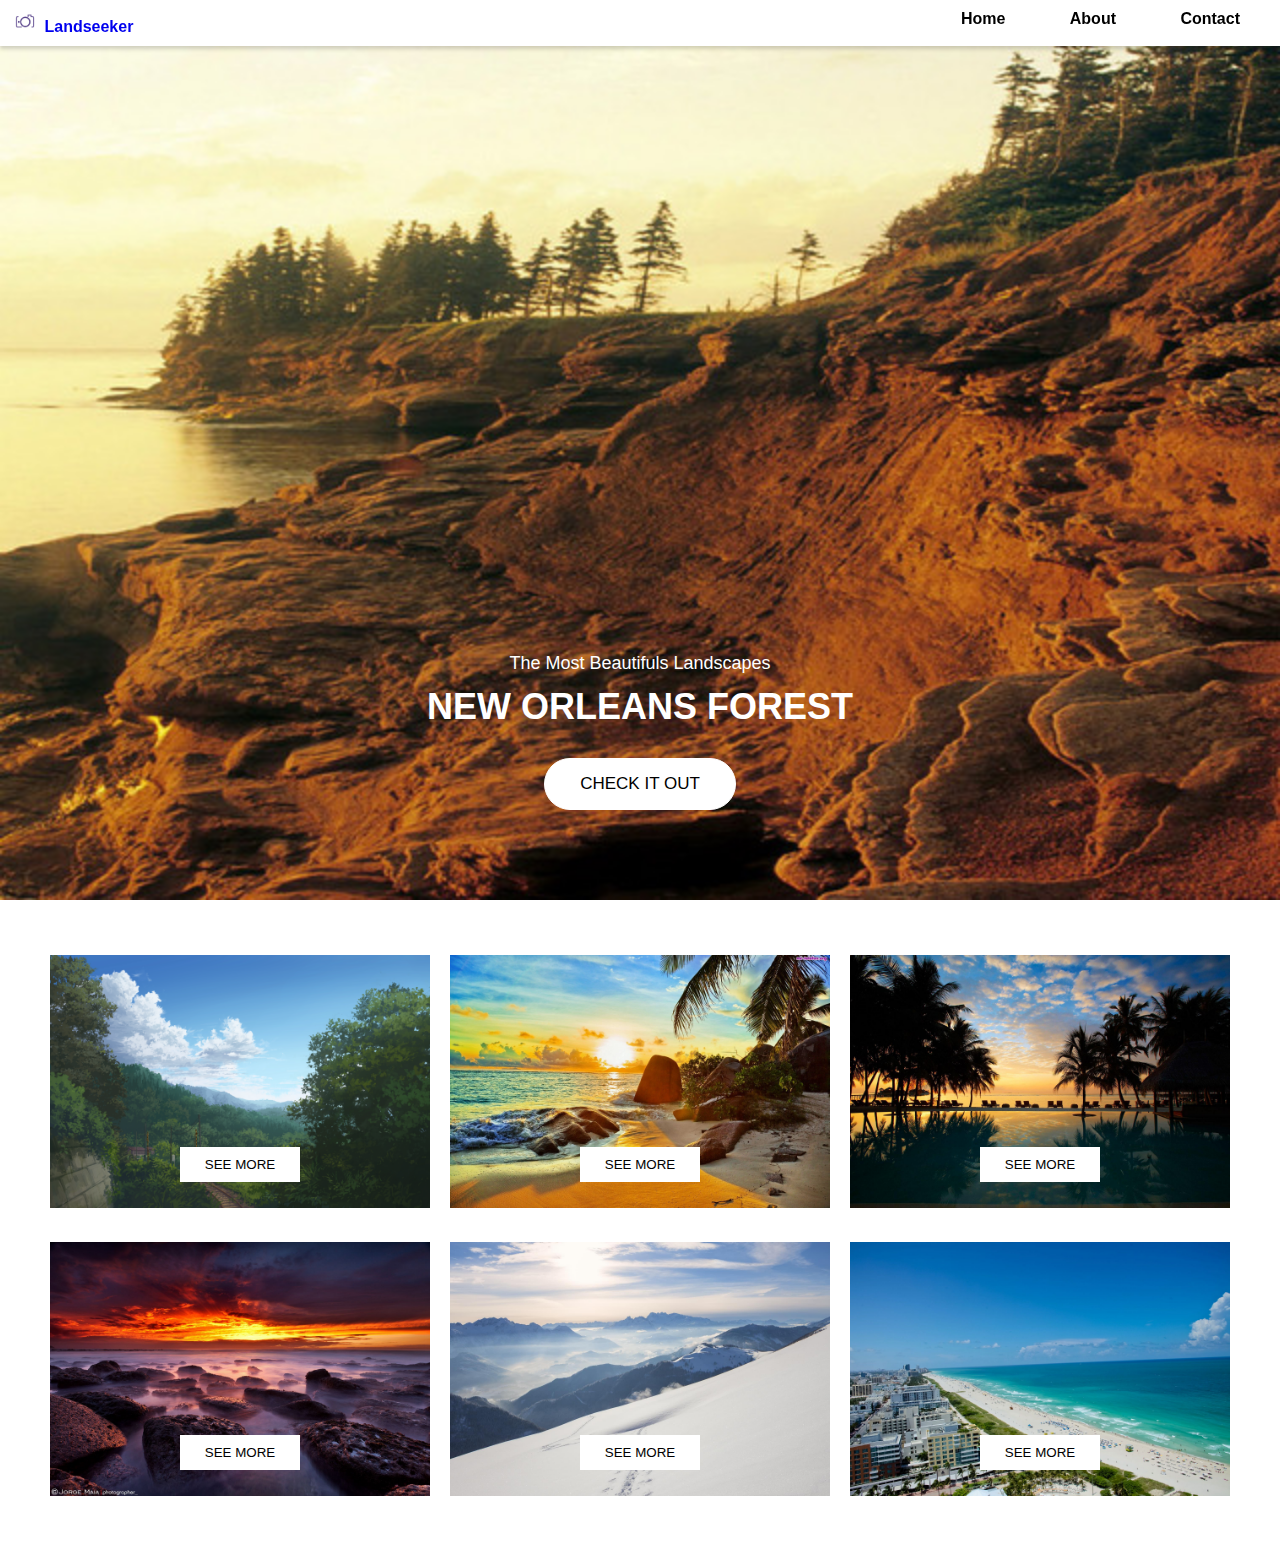
<file: index.html>
<!DOCTYPE html>
<html>
    <head>
        <link rel="stylesheet" href="css/estilo.css">
        <meta charset="UTF-8">
        <meta name="viewport" content="width=device-width, initial-scale=1.0">
        <title>Landseeker</title>
    </head>
    <body>
        <header>   <!-- cabeçalho -->
            <div>  <!-- divisão ou espaço do logo que fica separado do menu nav -->
                <a href="index.html"><img src="imagens/logo.png" alt="logo do site"/></a>
                <a href="index.html"><span><b>Landseeker</b></span></a>  <!--isolar um texto separado-->
            </div>

            <input type="checkbox" id="bt_menu">
            <label for="bt_menu" title="menu">&#9776</label>
            <nav class="menu">  <!--para definir o menu-->
                <ul>  <!--lista de menu-->
                    <li><a href="index.html"><b>Home</b></a></li>
                    <li><a href="about.html"><b>About</b></a></li>
                    <li><a href="contact.html"><b>Contact</b></a></li>
                </ul>
            </nav>
        </header>
        <section class="banner">
        <!-- banner -->
            <div class="conteudo">
                <h1>The Most Beautifuls Landscapes</h1>
                <p>New Orleans Forest</p>
                <button>Check It Out</button>
            </div>
        </section>

        <section class="galeria">
            <div class="galeria-item">
                <img src="imagens/product-1.png" alt="paisagem">
                <div class="caixa-botao">
                    <button>See More</button>
                </div>
            </div>
            <div class="galeria-item">
                    <img src="imagens/product-2.jpg" alt="paisagem">
                    <div class="caixa-botao">
                        <button>See More</button>
                    </div>
                </div>
            <div class="galeria-item">
                    <img src="imagens/product-3.jpg" alt="paisagem">
                    <div class="caixa-botao">
                        <button>See More</button>
                    </div>
                </div>
                <div class="galeria-item">
                        <img src="imagens/product-4.jpg" alt="paisagem">
                        <div class="caixa-botao">
                            <button>See More</button>
                        </div>
                    </div>
                    <div class="galeria-item">
                            <img src="imagens/product-5.jpg" alt="paisagem">
                            <div class="caixa-botao">
                                <button>See More</button>
                            </div>
                        </div>
                    <div class="galeria-item">
                            <img src="imagens/product-6.jpg" alt="paisagem">
                            <div class="caixa-botao">
                                <button>See More</button>
                            </div>
                        </div>    
        </section>
        
    </body>
</html>
</file>
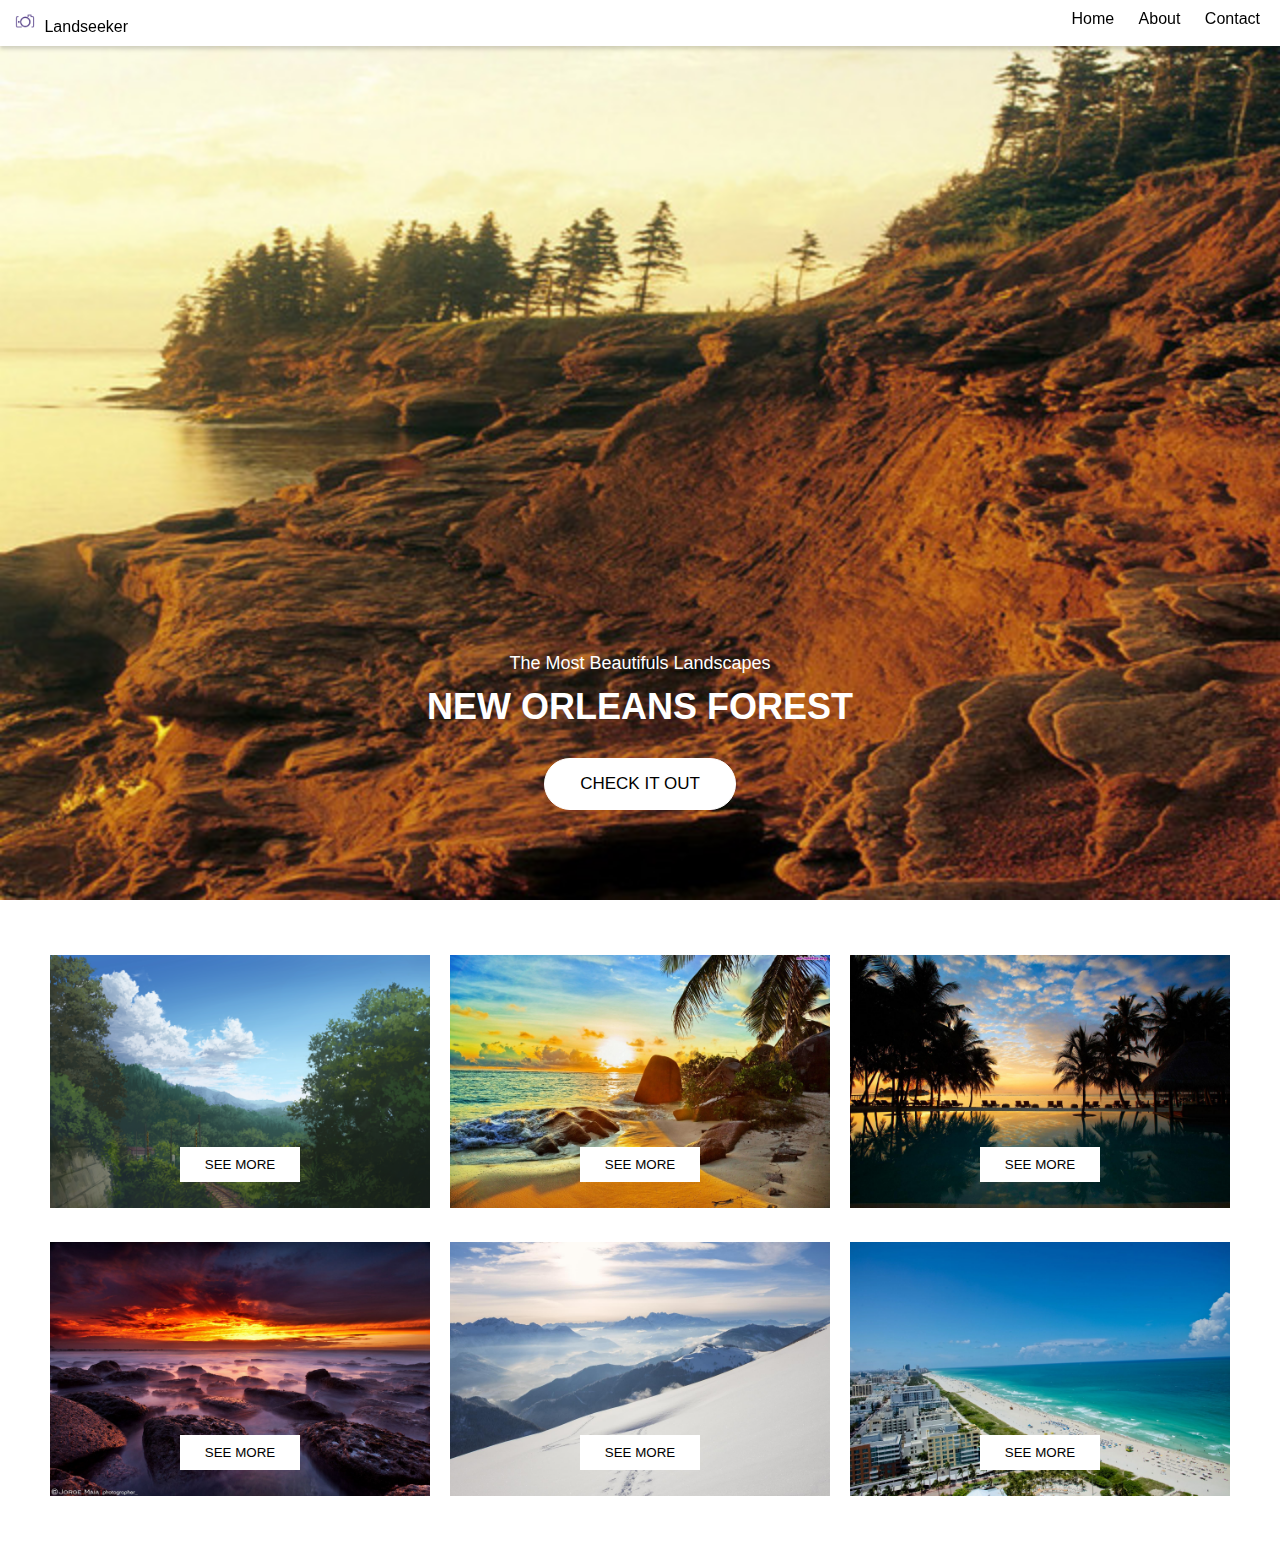
<file: projeto-land-v5/index.html>
<!DOCTYPE html>
<html>
    <head>
        <link rel="stylesheet" href="css/estilo.css">
        <meta charset="UTF-8">
        <title>Landseeker</title>
    </head>
    <body>
        <header>   <!-- cabeçalho -->
            <div>  <!-- divisão ou espaço do logo que fica separado do menu nav -->
                <img src="imagens/logo.png" alt="logo do site"/>
                <span>Landseeker</span>  <!--isolar um texto separado-->
            </div>
            <nav>  <!--para definir o menu-->
                <ul>  <!--lista de menu-->
                    <li><a href="#">Home</a></li>
                    <li><a href="#">About</a></li>
                    <li><a href="#">Contact</a></li>
                </ul>
            </nav>
        </header>
        <section class="banner">
        <!-- banner -->
            <div class="conteudo">
                <h1>The Most Beautifuls Landscapes</h1>
                <p>New Orleans Forest</p>
                <button>Check It Out</button>
            </div>
        </section>

        <section class="galeria">
            <div class="galeria-item">
                <img src="imagens/product-1.png" alt="paisagem">
                <div class="caixa-botao">
                    <button>See More</button>
                </div>
            </div>
            <div class="galeria-item">
                    <img src="imagens/product-2.jpg" alt="paisagem">
                    <div class="caixa-botao">
                        <button>See More</button>
                    </div>
                </div>
            <div class="galeria-item">
                    <img src="imagens/product-3.jpg" alt="paisagem">
                    <div class="caixa-botao">
                        <button>See More</button>
                    </div>
                </div>
                <div class="galeria-item">
                        <img src="imagens/product-4.jpg" alt="paisagem">
                        <div class="caixa-botao">
                            <button>See More</button>
                        </div>
                    </div>
                    <div class="galeria-item">
                            <img src="imagens/product-5.jpg" alt="paisagem">
                            <div class="caixa-botao">
                                <button>See More</button>
                            </div>
                        </div>
                    <div class="galeria-item">
                            <img src="imagens/product-6.jpg" alt="paisagem">
                            <div class="caixa-botao">
                                <button>See More</button>
                            </div>
                        </div>    
        </section>
        
    </body>
</html>
</file>
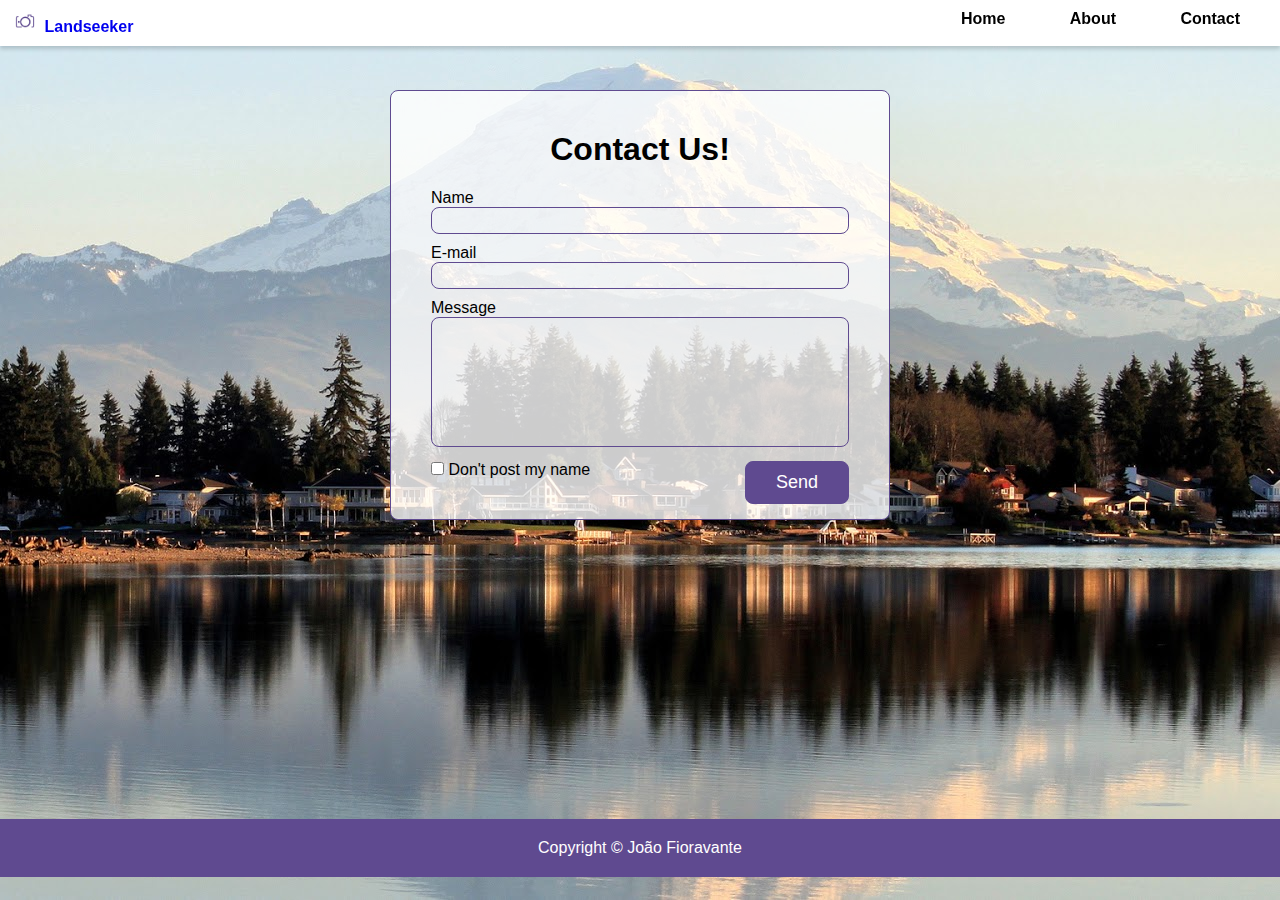
<file: contact.html>
<!DOCTYPE html>
<html>

<head>
    <link rel="stylesheet" href="css/estilo.css">
    <meta charset="UTF-8">
    <meta name="viewport" content="width=device-width, initial-scale=1.0"> <!--Elemento usado para site responsivo para mobile-->
    <title>Landseeker</title>
</head>

<body class="pagina-contato">
    <header>
        <!-- cabeçalho -->
        <div>
            <!-- divisão ou espaço do logo que fica separado do menu nav -->
            <a href="index.html"><img src="imagens/logo.png" alt="logo do site"/></a>
            <a href="index.html"><span><b>Landseeker</b></span></a>
            <!--isolar um texto separado-->
        </div>
        <nav>
            <!--para definir o menu-->
            <ul>
                <!--lista de menu-->
                <li>
                    <a href="index.html"><b>Home</b></a>
                </li>
                <li>
                    <a href="about.html"><b>About</b></a>
                </li>
                <li>
                    <a href="contact.html"><b>Contact</b></a>
                </li>
            </ul>
        </nav>
    </header>
    <section class="conteudo-principal">
        <form id="contact">
            <h1>Contact Us!</h1>
            <label for="name">Name</label>
            <input type="text" name="name" id="name" required/>

            <label for="email">E-mail</label>
            <input type="email" name="email" id="email" required>

            <label for="message">Message</label> 
            <textarea name="message" id="message"></textarea>

            <input type="checkbox" id="privacy" name="privacy" value="privacy">
            <label for="privacy">Don't post my name</label>
            <button>Send</button>
        </form>
    </section>
    <footer>
        <span>Copyright &copy; João Fioravante </span>
    </footer>

</body>

</html>
</file>
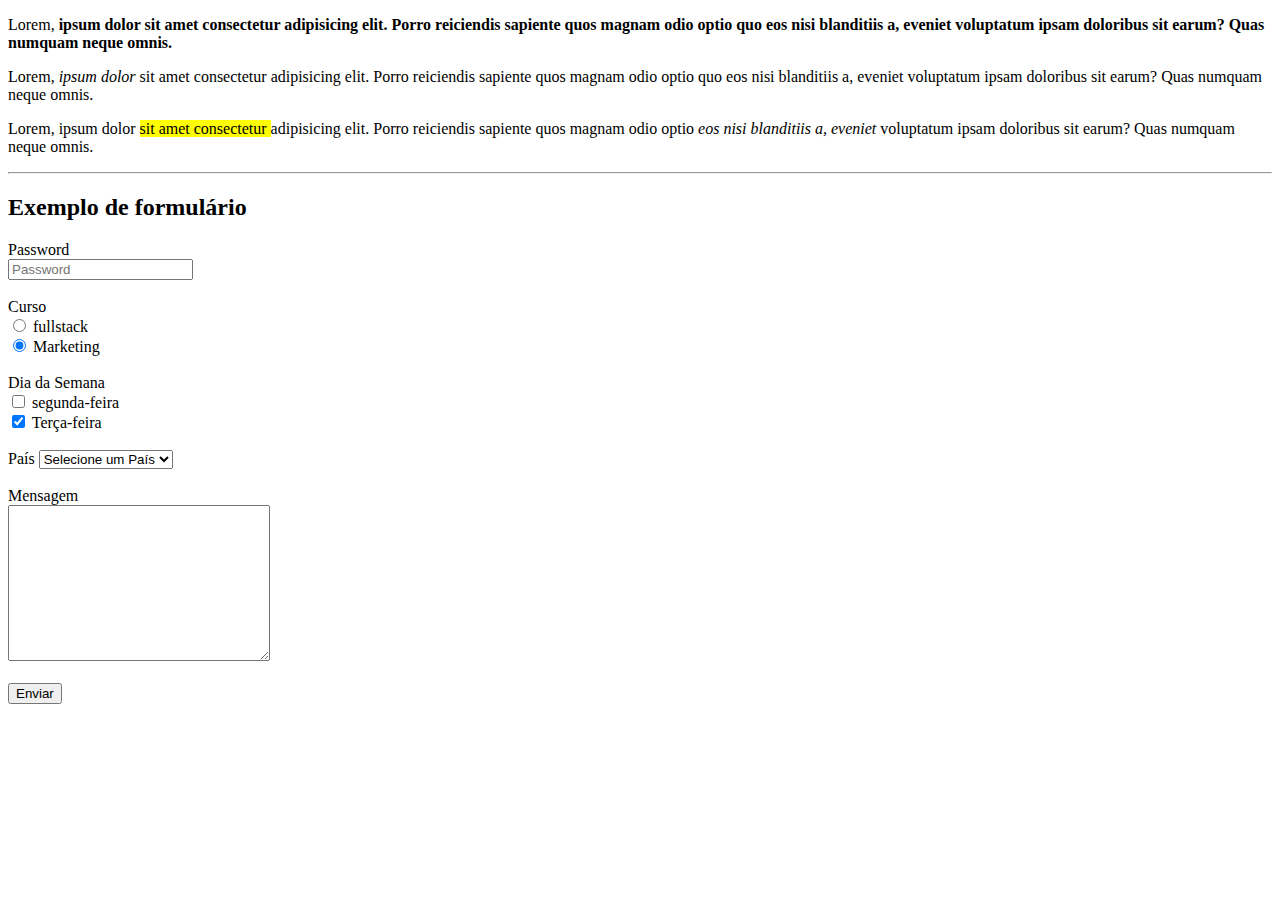
<file: exemplo.html>
<!DOCTYPE html>
<html lang="en">
<head>
    <meta charset="UTF-8">
    <meta name="viewport" content="width=device-width, initial-scale=1.0">
    <meta http-equiv="X-UA-Compatible" content="ie=edge">
    <title>Exemplo tag semantica</title>
</head>
<body>
    <p>Lorem, <strong> ipsum dolor sit amet consectetur adipisicing elit. Porro reiciendis sapiente quos magnam 
        odio optio quo eos nisi blanditiis a, eveniet voluptatum ipsam doloribus sit earum? Quas numquam neque omnis.</strong></p>
    <p>Lorem, <em> ipsum dolor </em> sit amet consectetur adipisicing elit. Porro reiciendis sapiente quos magnam 
        odio optio quo eos nisi blanditiis a, eveniet voluptatum ipsam doloribus sit earum? Quas numquam neque omnis.</p>
    <p>Lorem, ipsum dolor <mark> sit amet consectetur </mark> adipisicing elit. Porro reiciendis sapiente quos magnam 
        odio optio <cite> eos nisi blanditiis a, eveniet </cite> voluptatum ipsam doloribus sit earum? Quas numquam neque omnis.</p>

    <hr>  <!--Linha Horizontal-->

    <h2>Exemplo de formulário</h2>

    <form>
        <label for="pass">Password</label> <br>
        <input type="password" name="" id="pass" placeholder="Password">
        <br> <br>
        <label for="curso">Curso</label> <br>
        <input type="radio" name="curso" id="fullstack" value="Full Stack" />
        <label for="fullstack">fullstack</label>
        <br>
        <input type="radio" name="curso" id="Marketing" value="Marketing" checked/>
        <label for="Marketing">Marketing</label>
        <br> <br>
        <label for="diaSemana">Dia da Semana</label> <br>
        <input type="checkbox" name="diaSemana[]" id="segunda" value="segunda-feira">
        <label for="segunda">segunda-feira</label> <br>
        <input type="checkbox" name="diaSemana[]" id="terca" value="Terça-feira" checked>
        <label for="terca">Terça-feira</label>
        <br> <br>
        <label for="pais">País</label>
        <select name="pais" id="pais">
            <option selected disabled>Selecione um País</option>
            <option value="BR">Brasil</option>
            <option value="AR">Argentina</option>
            <option value="EUA">Estados unidos</option>
            
        </select>
        <br>
        <br>
        <label for="mensagem">Mensagem</label>
        <br>
        <textarea name="mensagem" id="msg" cols="30" rows="10"></textarea>
        <br>
        <br>
        <button type="submit">Enviar</button>

        
    </form>


</body>
</html>
</file>
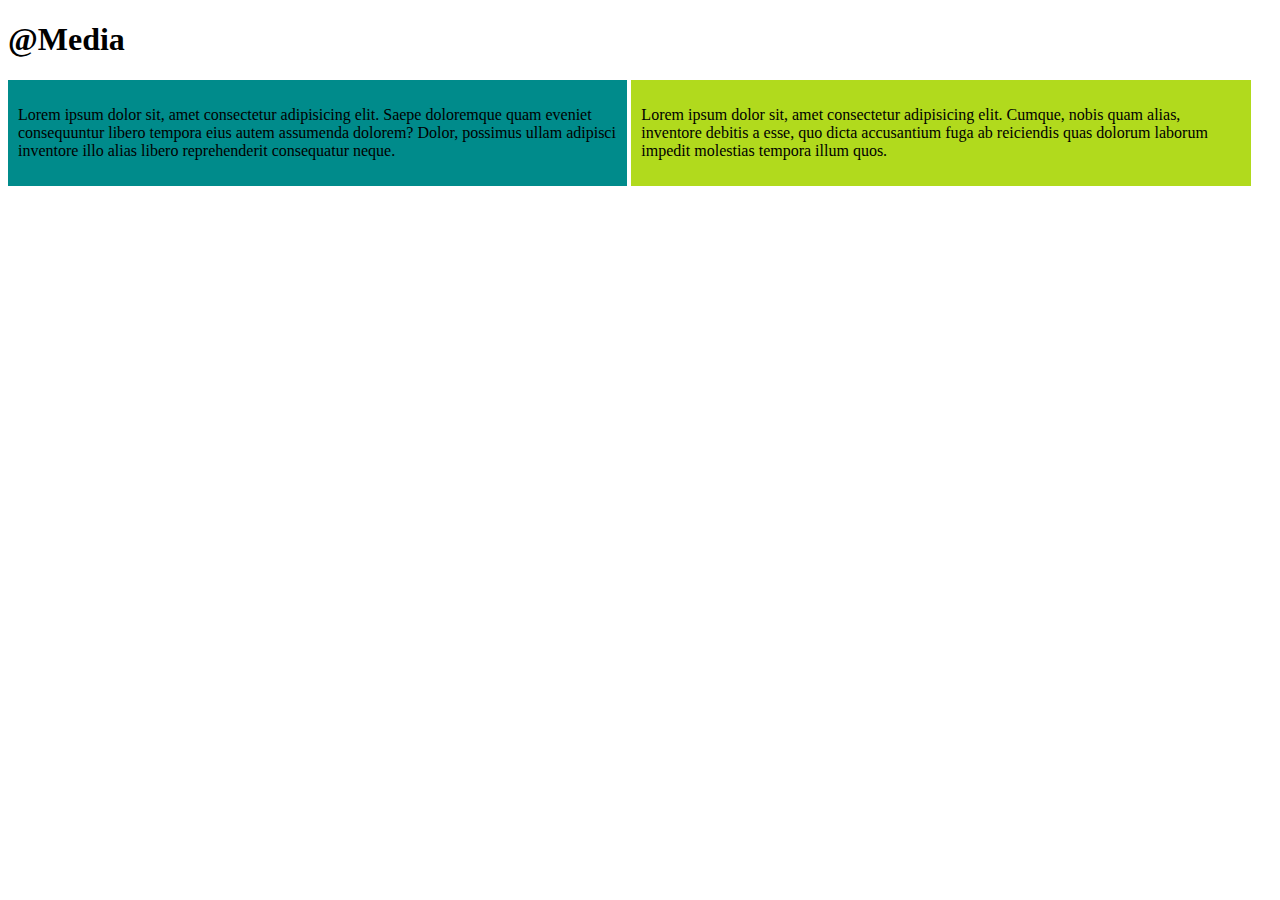
<file: media-queries.html>
<!DOCTYPE html>
<html lang="en">
<head>
    <meta charset="UTF-8">
    <meta name="viewport" content="width=device-width, initial-scale=1.0">
    <meta http-equiv="X-UA-Compatible" content="ie=edge">
    <title>Media-query</title>
    <style>
        *{
            box-sizing: border-box;     /*respeitar o tamanho */
        }
        .box{
            background-color: darkcyan;
            padding: 10px;
            display:inline-block;
            width: 49%;
        }

        .box2{
            background-color: rgb(177, 218, 29);
            padding: 10px;
            display: inline-block;
            width: 49%;
        }

        @media (max-width: 500px){    /*Abrindo o Media Query*/
            /* body{
                background-color: red;
            } */
            .box, .box2{
                display:  block;
                width: 100%; 

            }
        }
    </style>
</head>
<body>
    <h1>@Media</h1>
    <div class="box">
        <p>Lorem ipsum dolor sit, amet consectetur adipisicing elit. Saepe doloremque quam eveniet consequuntur libero tempora eius autem assumenda dolorem? Dolor, possimus ullam adipisci inventore illo alias libero reprehenderit consequatur neque.</p>
    </div>
    <div class="box2">
        <p>Lorem ipsum dolor sit, amet consectetur adipisicing elit. Cumque, nobis quam alias, inventore debitis a esse, quo dicta accusantium fuga ab reiciendis quas dolorum laborum impedit molestias tempora illum quos.</p>
    </div>
</body>
</html>
</file>
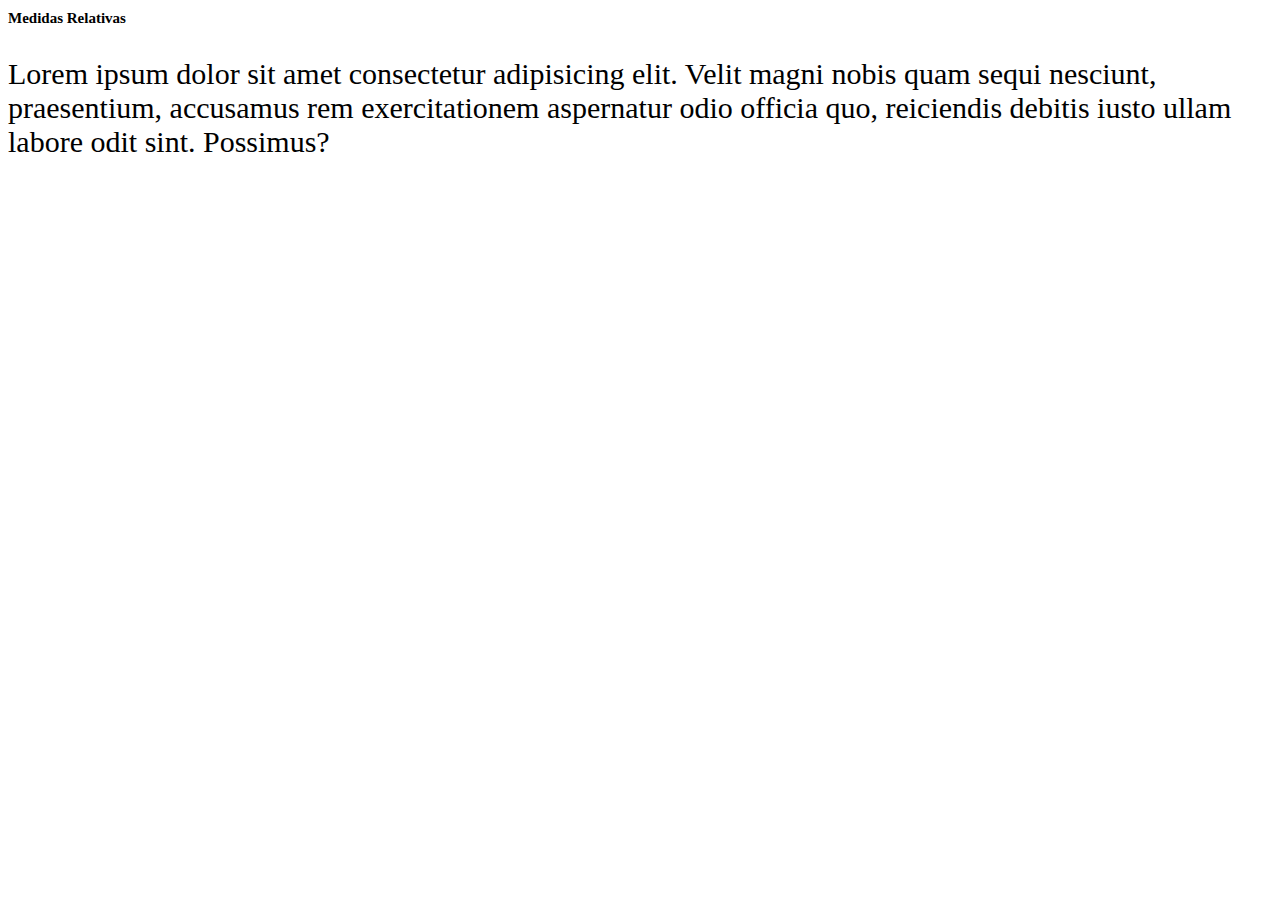
<file: medidas-relativas.html>
<!DOCTYPE html>
<html lang="en">
<head>
    <meta charset="UTF-8">
    <meta name="viewport" content="width=device-width, initial-scale=1.0">
    <meta http-equiv="X-UA-Compatible" content="ie=edge">
    <title>Medidas Relativas</title>
    <style>
        body{
            font-size: 30px;
        }

        h1{
            font-size: 0.5em;
        }
    </style>
</head>
<body>
    <h1>Medidas Relativas</h1>

    <p>
        Lorem ipsum dolor sit amet consectetur adipisicing elit. Velit magni nobis quam sequi nesciunt, praesentium, accusamus rem exercitationem aspernatur odio officia quo, reiciendis debitis iusto ullam labore odit sint. Possimus?
    </p>
    
</body>
</html>
</file>
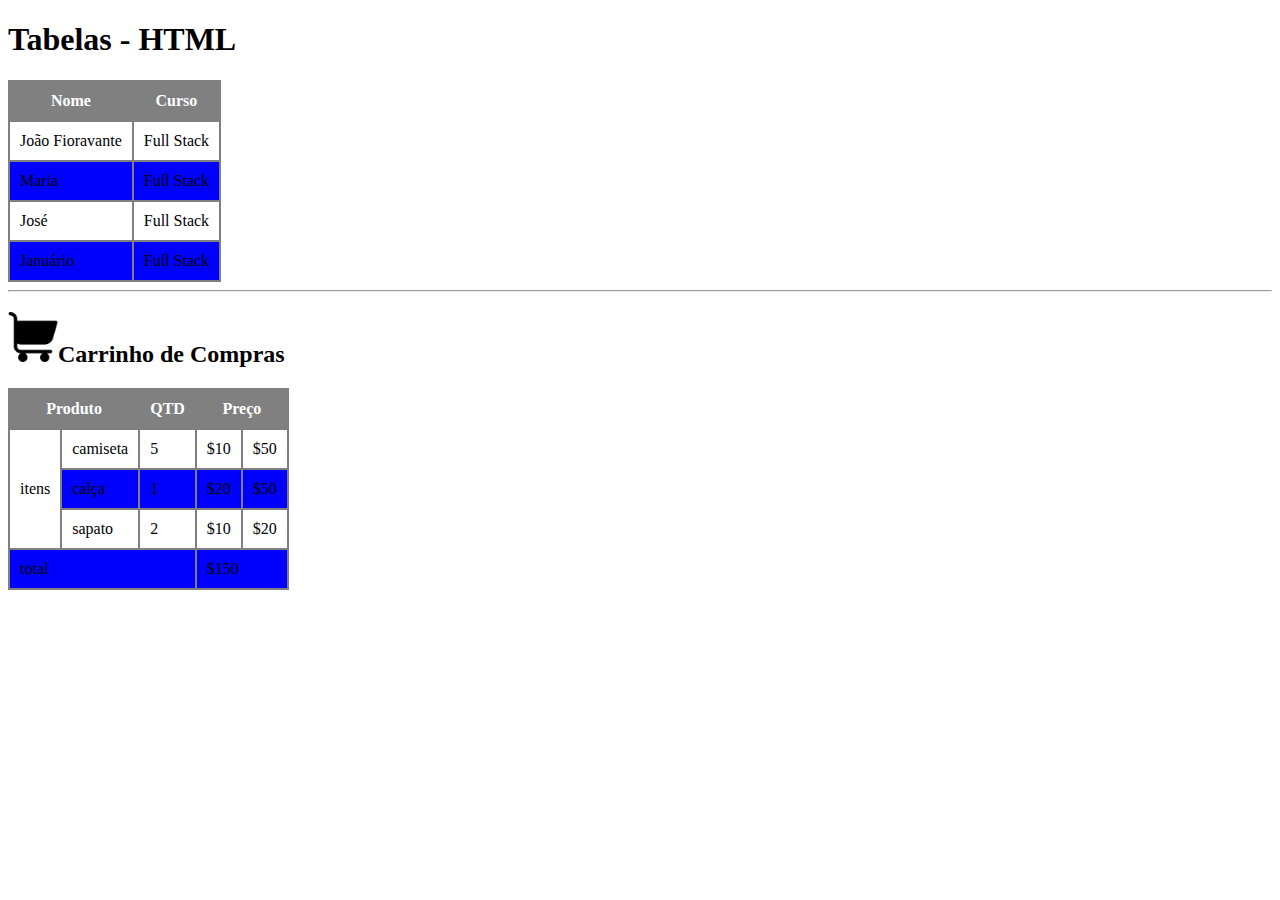
<file: tabela.html>
<!DOCTYPE html>
<html lang="en">
<head>
    <meta charset="UTF-8">
    <meta name="viewport" content="width=device-width, initial-scale=1.0">
    <meta http-equiv="X-UA-Compatible" content="ie=edge">
    <title>Exemplos de tabelas</title>
    <style>
        table, td, th{
            border: 2px solid gray;
            border-collapse:collapse;
        }

        td,th{
            padding: 10px;
        }
        
        th{
            background-color: gray;
            color: #fff;
        }

        tr:nth-child(odd) td{   /*pseudo elemento/ classe ou seletor*/
           /* color: red;*/
           background-color:blue;
        }

        #tabela-mais{
            
        }

        h2:before{
            content: "";
            background-image:url("imagens/carrinho2.png");
            background-size: cover;
            background-position: center;
            width: 50px;
            height: 50px;
            display: inline-block;
            
        }
    </style>
</head>
<body>
    <h1>Tabelas - HTML</h1>

    <table>
        <tr>
            <th>Nome</th>
            <th>Curso</th>
        </tr>
        <tr>
            <td>João Fioravante</td>
            <td>Full Stack</td>
        </tr>
        <tr>
            <td>Maria</td>
            <td>Full Stack</td>
        </tr>
        <tr>
            <td>José</td>
            <td>Full Stack</td>
        </tr>
        <tr>
            <td>Januário</td>
            <td>Full Stack</td>
        </tr>
    </table>
    <hr>

    <h2>Carrinho de Compras</h2>

    <table>
        <tr>
            
            <th colspan="2">Produto</th>
            <th>QTD</th>
            <th colspan="2">Preço</th>
            
        </tr>
        <tr>
            <td rowspan="3">itens</td>
            <td>camiseta</td>
            <td>5</td>
            <td>$10</td>
            <td>$50</td>
            
        </tr>
        <tr>
            
            <td>calça</td>
            <td>1</td>
            <td>$20</td>
            <td>$50</td>                  
            
        </tr>
        <tr>
            
            <td>sapato</td>
            <td>2</td>
            <td>$10</td>
            <td>$20</td>
            
        </tr>
        <tr>
            <td colspan="3">total</td>
            <td colspan="2">$150</td>
                           
            
        </tr>

    </table>
</body>
</html>
</file>
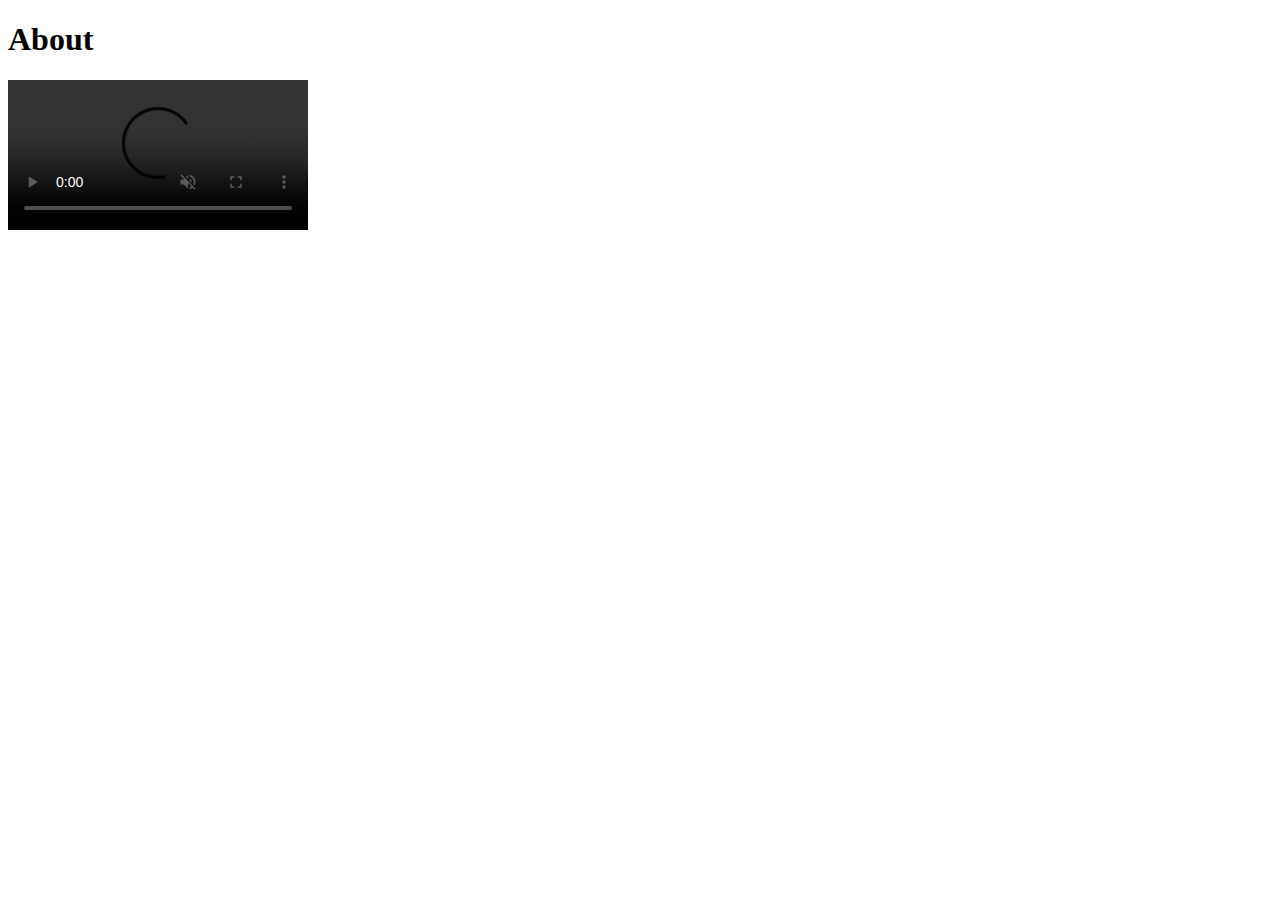
<file: audio/about.html>
<!DOCTYPE html>
<html lang="en">
<head>
    <meta charset="UTF-8">
    <meta name="viewport" content="width=device-width, initial-scale=1.0">
    <meta http-equiv="X-UA-Compatible" content="ie=edge">
    <title>About</title>
</head>
<body>
    <h1>About</h1>

    <video controls muted autoplay> <!--atributo autoplay só funciona com o atributo muted-->
        <source src="C:\Users\DH\Desktop\Full stack\projeto-land\video\dimitri.mp4" type="video/mp4">
    </video>
</body>
</html>
</file>
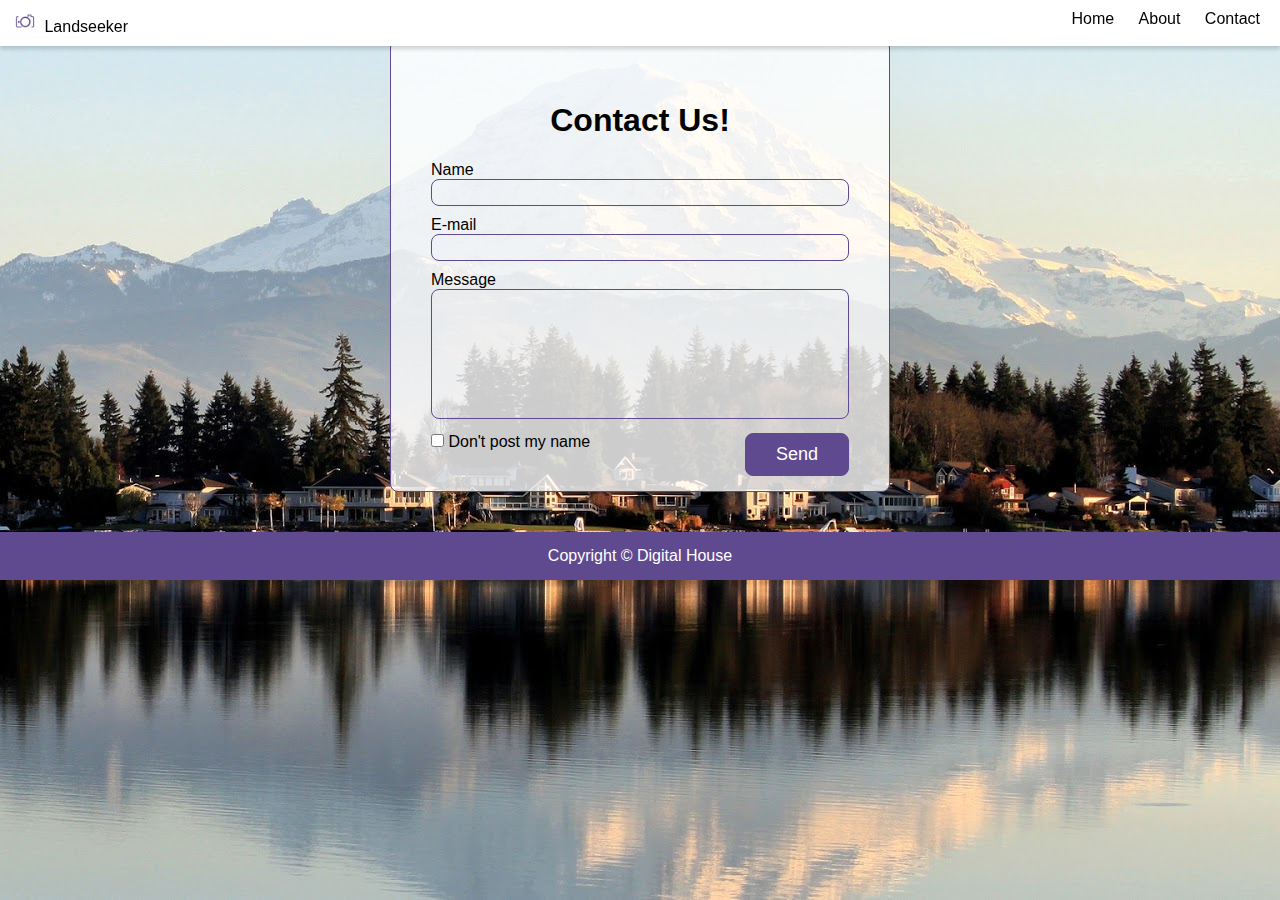
<file: projeto-land-v5/contact.html>
<!DOCTYPE html>
<html>

<head>
    <link rel="stylesheet" href="css/estilo.css">
    <meta charset="UTF-8">
    <title>Landseeker</title>
</head>

<body class="pagina-contato">
    <header>
        <!-- cabeçalho -->
        <div>
            <!-- divisão ou espaço do logo que fica separado do menu nav -->
            <img src="imagens/logo.png" alt="logo do site" />
            <span>Landseeker</span>
            <!--isolar um texto separado-->
        </div>
        <nav>
            <!--para definir o menu-->
            <ul>
                <!--lista de menu-->
                <li>
                    <a href="#">Home</a>
                </li>
                <li>
                    <a href="#">About</a>
                </li>
                <li>
                    <a href="#">Contact</a>
                </li>
            </ul>
        </nav>
    </header>
    <section class="conteudo-principal">
        <form id="contact">
            <h1>Contact Us!</h1>
            <label for="name">Name</label>
            <input type="text" name="name" id="name" required/>

            <label for="email">E-mail</label>
            <input type="email" name="email" id="email" required>

            <label for="message">Message</label> 
            <textarea name="message" id="message"></textarea>

            <input type="checkbox" id="privacy" name="privacy" value="privacy">
            <label for="privacy">Don't post my name</label>
            <button>Send</button>
        </form>
    </section>
    <footer>
        <span>Copyright &copy; Digital House</span>
    </footer>

</body>

</html>
</file>
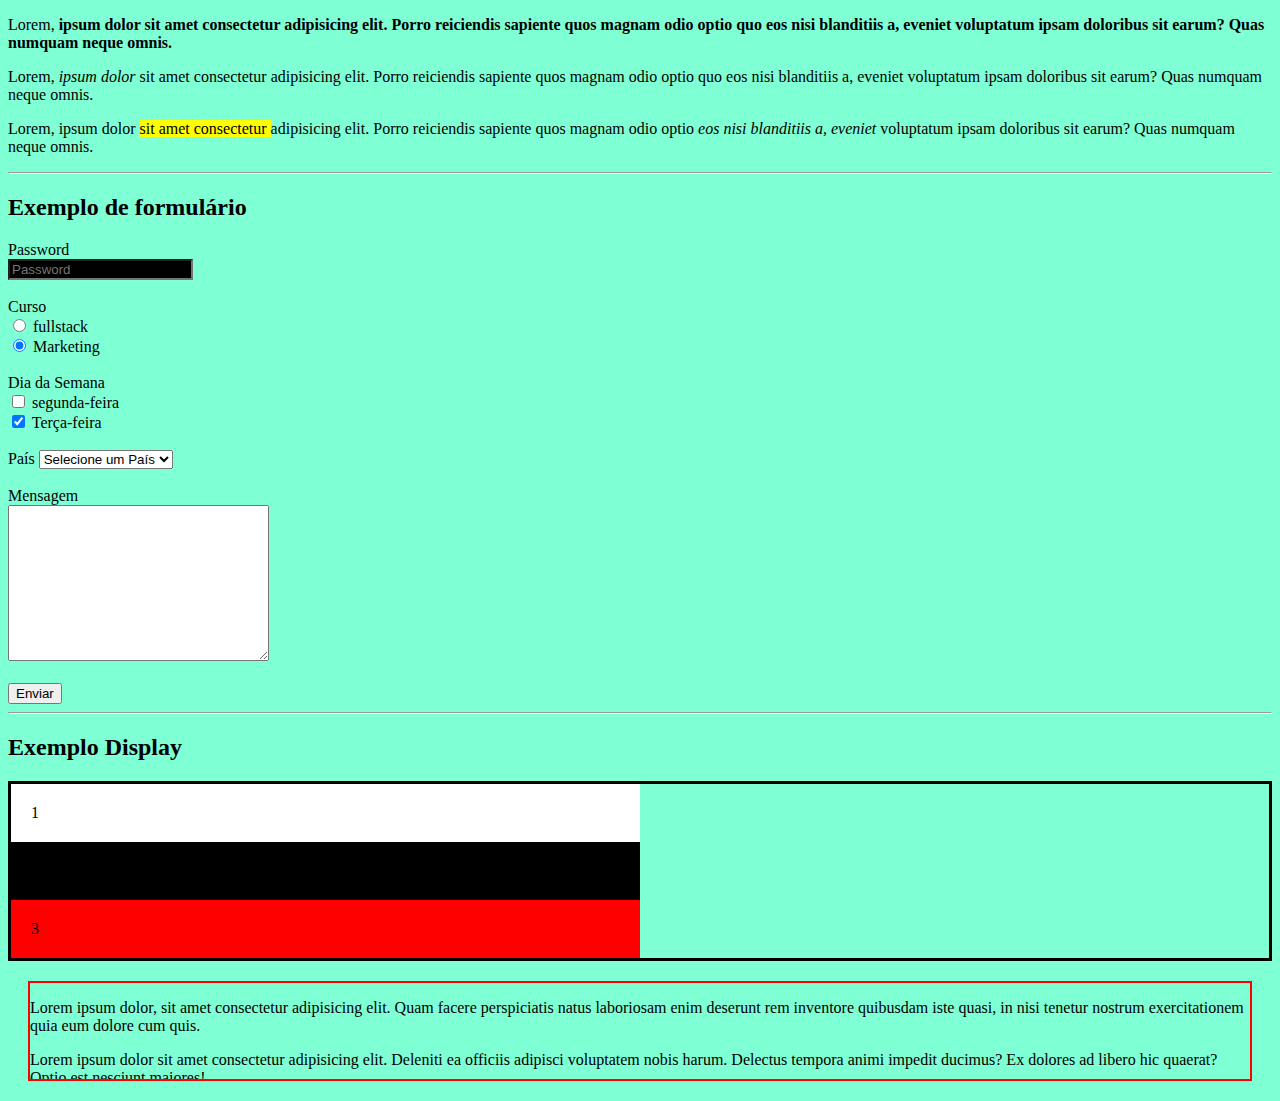
<file: projeto-land-v5/exemplo.html>
<!DOCTYPE html>
<html lang="en">
<head>
    <meta charset="UTF-8">
    <meta name="viewport" content="width=device-width, initial-scale=1.0">
    <meta http-equiv="X-UA-Compatible" content="ie=edge">
    <title>Exemplo tag semantica</title>
    <style>
        *{
            box-sizing: border-box;
        }

        body{
            background-color: aquamarine;
        }
        input{
            background-color: #000;
        }

        input:focus{
            background-color: blue;
        }

        input:hover{
            background-color: chartreuse;
        }

        .container{
            border: 3px solid black;
        }

        .um{
            background-color: white;
            display: inline-block;
            padding: 20px;
            width:50%;

        }
        .dois{
            background-color: black;
            display: inline-block;
            padding: 20px;
            width:50%;
        }
        .tres{
            background-color: red;
            display: inline-block;
            padding: 20px;
            width:50%;
        }

        .box{
            margin: 20px;
            height: 100px;
            border: 2px solid red;
            overflow: auto;
        }
    </style>
</head>
<body>
    <p>Lorem, <strong> ipsum dolor sit amet consectetur adipisicing elit. Porro reiciendis sapiente quos magnam 
        odio optio quo eos nisi blanditiis a, eveniet voluptatum ipsam doloribus sit earum? Quas numquam neque omnis.</strong></p>
    <p>Lorem, <em> ipsum dolor </em> sit amet consectetur adipisicing elit. Porro reiciendis sapiente quos magnam 
        odio optio quo eos nisi blanditiis a, eveniet voluptatum ipsam doloribus sit earum? Quas numquam neque omnis.</p>
    <p>Lorem, ipsum dolor <mark> sit amet consectetur </mark> adipisicing elit. Porro reiciendis sapiente quos magnam 
        odio optio <cite> eos nisi blanditiis a, eveniet </cite> voluptatum ipsam doloribus sit earum? Quas numquam neque omnis.</p>

    <hr>  <!--Linha Horizontal-->

    <h2>Exemplo de formulário</h2>

    <form>
        <label for="pass">Password</label> <br>
        <input type="password" name="" id="pass" placeholder="Password">
        <br> <br>
        <label for="curso">Curso</label> <br>
        <input type="radio" name="curso" id="fullstack" value="Full Stack" />
        <label for="fullstack">fullstack</label>
        <br>
        <input type="radio" name="curso" id="Marketing" value="Marketing" checked/>
        <label for="Marketing">Marketing</label>
        <br> <br>
        <label for="diaSemana">Dia da Semana</label> <br>
        <input type="checkbox" name="diaSemana[]" id="segunda" value="segunda-feira">
        <label for="segunda">segunda-feira</label> <br>
        <input type="checkbox" name="diaSemana[]" id="terca" value="Terça-feira" checked>
        <label for="terca">Terça-feira</label>
        <br> <br>
        <label for="pais">País</label>
        <select name="pais" id="pais">
            <option selected disabled>Selecione um País</option>
            <option value="BR">Brasil</option>
            <option value="AR">Argentina</option>
            <option value="EUA">Estados unidos</option>
            
        </select>
        <br>
        <br>
        <label for="mensagem">Mensagem</label>
        <br>
        <textarea name="mensagem" id="msg" cols="30" rows="10"></textarea>
        <br>
        <br>
        <button type="submit">Enviar</button>

        
    </form>
    <hr>
    <h2>Exemplo Display</h2>

    <div class="container">
        <span class="um">1</span>
        <span class="dois">2</span>
        <span class="tres">3</span>
    </div>

    <div class="box">
        <p>Lorem ipsum dolor, sit amet consectetur adipisicing elit. Quam facere perspiciatis natus laboriosam enim deserunt rem inventore quibusdam iste quasi, in nisi tenetur nostrum exercitationem quia eum dolore cum quis.</p>
        <p>Lorem ipsum dolor sit amet consectetur adipisicing elit. Deleniti ea officiis adipisci voluptatem nobis harum. Delectus tempora animi impedit ducimus? Ex dolores ad libero hic quaerat? Optio est nesciunt maiores!</p>
        <p>Lorem ipsum dolor sit amet consectetur adipisicing elit. Tenetur nihil quos totam numquam dolore itaque neque eos, eligendi repellendus. Similique repellat amet veritatis molestias explicabo fugit dolorem eligendi accusamus architecto?</p>

    </div>

</body>
</html>
</file>
<file: css/estilo.css>
*{
    box-sizing: border-box;  /*limite da altura e tamanho para todos os elementos*/
    text-decoration: none; /*none remove o sublinhado abaixo do link*/
}

*:not(h1) {  /*todos os elementos serão afetados quando uso o (*) no css  */
    margin: 0px;
    padding: 0px;
}

body{
    font-family: 'Arial',sans-serif; /*fonte principal*/
    overflow-x: hidden;
}

header{
    box-shadow: 0px 3px 4px #0000002b;  /*borda abaixo do menu*/
    padding: 10px;
    background-color: #fff;
    /*margin = espaço externo*/
    /*padding = espaço interno*/
    position: fixed;
    width: 100%;
    z-index: 2;
}

label[for="bt_menu"]{
    padding: 5px;
    background-color: #5f4a90;
    color: #fff;
    text-align: center;
    font-size: 30px;
    cursor: pointer;
    height: 50px;
    width: 50px;
    border-radius: 10px;
    
}

#bt_menu{
    display: none;
}

label[for="bt_menu"]{
    display: none;
}

nav ul{
    list-style: none; /*tirar o estilo da lista*/
    margin: 0;
}

header div{
    display: inline-block;
}

header div img{
    width: 30px;  /*width largura da img*/
}

header nav{  /*Menu*/
    display: inline-block;
    float: right; /*flutuar o menu para direita*/
}

nav ul li{
    display: inline-block;    /*tirar o estilo da lista, os botoes do menu ficao lado a lado*/
    /*padding: 0 10px 15px;  primeira topo, segunda laterais, terceira baixo*/
    /*padding: 0 10px 15px 20px;  primeira topo, segunda direita, terceira baixo, quarta esquerda*/
    padding: 0 30px;  /*primeira vertical, segunda horizontal*/
    /*padding: 10px;  padding 10px para todos os lados*/

}

nav ul li a{
    color: black;  /*cor do link*/
    text-decoration: none;  /*remover o sublinhado abaixo do link*/
}

section.banner{
    text-align: center;
    display: flex;
    justify-content: center;
    align-items: flex-end;
    color: #fff;
    background-image: url('../imagens/banner.jpg');
    height: 100vh; /*parametro vh faz  a altura da imagem se adaptar para diferentes tipos  de tela ou smartphone */
    background-repeat: no-repeat;  /*não deixa a imagem ser repitida lado a lado*/
    background-size: cover; /*estica a imagem para as laterais*/
    background-position: center top;  /*esse atributo dá prioridade para uma parte especifica da img*/
    background-attachment: local; /*posso deixar a imagem fixa ou com o atributo scrool a imagem fica parada*/
}

section.banner .conteudo{
    margin-bottom: 90px;
}

section.banner h1{
    font-size: 18px;
    font-weight: normal;
}

section.banner p{
    text-transform: uppercase;   /*Deixa o Texto todo em Maiúscula*/
    font-size: 36px;
    font-weight: bold;
    margin-bottom: 30px;
}

section.banner button{
    background-color: #fff;
    border: 1px solid #fff;
    color: #000;
    padding: 15px 35px;
    border-radius: 50px;
    font-size: 17px;
    text-transform: uppercase;
    font-weight: normal;
}

section.banner button:hover{
    background-color: #5f4a90;
    border: 1px solid #5f4a90;
    color: #fff;
}

#segundo-link{
    color: red;
}

.texto-verde{
    color: green;   
}

.maiusculo{
    text-transform: uppercase;
}

.banner h1{
    margin-top: 0;
}

/*About*/

.titulo-banner{
    background-image: url(../imagens/about-bannerr.jpg);
    background-size: cover;
    color: #fff;
    text-align: center;
    text-transform: uppercase;
    height: 40vh;  /*viewport height pega a altura da sua sessão   e vw pega largura 100% */
    line-height: 40vh;
    
}

.titulo-banner h1{
    font-size: 45px;
    margin: 0;

}

.conteudo-principal{
    padding: 40px 20px;
    min-height: 91vh;
}

.conteudo-principal .video-about{
    width: 45%;
    display: inline-block;
    padding: 40px;
}

.conteudo-principal .video-about video{
    width: 100%;
    object-fit: cover;
}

.conteudo-principal .texto{
    width: 54%;
    display: inline-block;
    vertical-align: top;
    padding: 40px;
    
}

.audio{
    background-color: #f1f3f4;
    border-top: #dcdcdc solid 1px;
    text-align: center;
    padding: 30px;

}

.audio p{
    text-transform: uppercase;
    font-size: 18px;
    
}

footer{
    background-color: #5f4a90;
    text-align: center;
    color: #fff;
    font-size: 16px;
    padding: 20px;
    
}


/*Contato*/

form#contact{
    border: 1px solid #5f4a90;
    padding: 40px;
    width: 500px;
    max-width: 100%;
    border-radius: 8px;
    margin: 50px auto;
    background-color: rgba(255,255,255,0.8)
}

#contact h1{
    text-align: center;
    margin-top: 0;
}

#contact input:not([type="checkbox"]),
#contact textarea{
    width: 100%;
    border: 1px solid #5f4a90;
    border-radius: 8px;
    padding: 5px;
    margin-bottom: 10px;
    background-color: transparent;
    text-align: center;
    outline: none;
}

#contact textarea{
    height: 130px;
    resize: none;
}

#contact button{
    background-color: #5f4a90;
    border: 1px solid #5f4a90;
    color: #fff;
    border-radius: 8px;
    padding: 10px 30px;
    font-size: 18px;
    float: right;
    
}

#contact button:hover{
    background-color: #fff;
    color: #000;
    border-color: #fff;
}

.pagina-contato{
    background-image: url(../imagens/bg.jpg);
    background-size: cover;
    background-position: center;
    background-repeat: no-repeat;
    min-height: 100vh;
}


/*Galerias*/
.galeria{
    padding: 40px;
    display: flex;
    justify-content: space-around;   /*Espaçamento de todos os itens na horizontal*/
    flex-wrap: wrap;

}

.galeria-item{
    width: 380px;
    position: relative;
    display: inline-block;
    margin: 15px 0;
    
}

.galeria-item img{
    width: 100%;
    
}

.galeria-item .caixa-botao{
    position: absolute;
    bottom: 30px;
    left: 0;
    width: 100%;
    text-align: center;
}

.galeria-item .caixa-botao button{
    background-color: white;
    text-transform: uppercase;
    padding: 10px 25px;
    border: none;
    
}

.galeria-item .caixa-botao button:hover{
    background-color: #5f4a90;
    color: white;
    cursor: pointer;
}

@media (min-width:540px) and (max-width: 960px) {
    /* body {
        background-color: purple;
    } */

    label[for="bt_menu"]{
        display: block;
        margin: 5px;
        float: right;
        margin-top: -1px;
        background-color: #000;
    }

    #bt_menu:checked ~ .menu{
        margin: 0;
    }

    #bt_menu{
        right: 100px;
    }

    .menu ul li{
        width: 100%;
        text-align: center;
        float: none;
        padding: 10px;
    }

    .menu ul li:hover{
        background-color: #5f4a90;
        
    }
    .menu ul li a:hover{
        color: #fff;
    }

    .menu{
        margin: -100%;
        transition: all .4s;
        width: 100%;
    }

    .conteudo-principal .video-about {
        width: 100%;
    }

    
.conteudo-principal .texto {
    width: 100%;

    }
}

@media (max-width: 540px) {
    .conteudo-principal .video-about {
        width: 100%;
        padding: 20px;
    }
    
.conteudo-principal .texto {
    width: 100%;
    padding: 20px;
 }

 label[for="bt_menu"]{
    display: block;
    margin: 5px;
    float: right;
    margin-top: -1px;
}

#bt_menu:checked ~ .menu{
    margin: 0;
}

#bt_menu{
    right: 100px;
}

.menu ul li{
    width: 100%;
    float: none;
    
}

.menu ul li:hover{
    background-color: #5f4a90;
    
}
.menu ul li a:hover{
    color: #fff;
}

.menu{
    margin: -100%;
    transition: all .4s;
    width: 100%;
    font-size: 20px;
    padding: 10px;
    text-align: center;
    
}
}
</file>
<file: projeto-land-v5/css/estilo.css>
*{
    box-sizing: border-box;  /*limite da altura e tamanho para todos os elementos*/
}

*:not(h1) {  /*todos os elementos serão afetados quando uso o (*) no css  */
    margin: 0px;
    padding: 0px;
}

body{
    font-family: 'Arial',sans-serif; /*fonte principal*/
}

header{
    box-shadow: 0px 3px 4px #0000002b;  /*borda abaixo do menu*/
    padding: 10px;
    background-color: #fff;
    /*margin = espaço externo*/
    /*padding = espaço interno*/
    position: fixed;
    width: 100%;
    z-index: 2;
}

nav ul{
    list-style: none; /*tirar o estilo da lista*/
    margin: 0;
}

header div{
    display: inline-block;
}

header div img{
    width: 30px;  /*width largura da img*/
}

header nav{  /*Menu*/
    display: inline-block;
    float: right; /*flutuar o menu para direita*/
}

nav ul li{
    display: inline-block;    /*tirar o estilo da lista, os botoes do menu ficao lado a lado*/
    /*padding: 0 10px 15px;  primeira topo, segunda laterais, terceira baixo*/
    /*padding: 0 10px 15px 20px;  primeira topo, segunda direita, terceira baixo, quarta esquerda*/
    padding: 0 10px;  /*primeira vertical, segunda horizontal*/
    /*padding: 10px;  padding 10px para todos os lados*/

}

nav ul li a{
    color: black;  /*cor do link*/
    text-decoration: none;  /*remover o sublinhado abaixo do link*/
}

section.banner{
    text-align: center;
    display: flex;
    justify-content: center;
    align-items: flex-end;
    color: #fff;
    background-image: url('../imagens/banner.jpg');
    height: 100vh; /*parametro vh faz  a altura da imagem se adaptar para diferentes tipos  de tela ou smartphone */
    background-repeat: no-repeat;  /*não deixa a imagem ser repitida lado a lado*/
    background-size: cover; /*estica a imagem para as laterais*/
    background-position: center top;  /*esse atributo dá prioridade para uma parte especifica da img*/
    background-attachment: local; /*posso deixar a imagem fixa ou com o atributo scrool a imagem fica parada*/
}

section.banner .conteudo{
    margin-bottom: 90px;
}

section.banner h1{
    font-size: 18px;
    font-weight: normal;
}

section.banner p{
    text-transform: uppercase;   /*Deixa o Texto todo em Maiúscula*/
    font-size: 36px;
    font-weight: bold;
    margin-bottom: 30px;
}

section.banner button{
    background-color: #fff;
    border: 1px solid #fff;
    color: #000;
    padding: 15px 35px;
    border-radius: 50px;
    font-size: 17px;
    text-transform: uppercase;
    font-weight: normal;
}

section.banner button:hover{
    background-color: #5f4a90;
    border: 1px solid #5f4a90;
    color: #fff;
}

#segundo-link{
    color: red;
}

.texto-verde{
    color: green;   
}

.maiusculo{
    text-transform: uppercase;
}

.banner h1{
    margin-top: 0;
}

/*About*/

.titulo-banner{
    background-image: url(../imagens/about-bannerr.jpg);
    background-size: cover;
    color: #fff;
    text-align: center;
    text-transform: uppercase;
    height: 40vh;  /*viewport height pega a altura da sua sessão   e vw pega largura 100% */
    line-height: 40vh;
    
}

.titulo-banner h1{
    font-size: 45px;
    margin: 0;

}

.conteudo-principal{
    padding: 40px 20px;
}

.conteudo-principal .video-about{
    width: 45%;
    display: inline-block;
    padding: 40px;
}

.conteudo-principal .video-about video{
    width: 100%;
    
}

.conteudo-principal .texto{
    width: 54%;
    display: inline-block;
    vertical-align: top;
    padding: 40px;
    
}

.audio{
    background-color: #f1f3f4;
    border-top: #dcdcdc solid 1px;
    text-align: center;
    padding: 30px;

}

.audio p{
    text-transform: uppercase;
    font-size: 18px;
    
}

footer{
    background-color: #5f4a90;
    text-align: center;
    color: #fff;
    font-size: 16px;
    padding: 15px;
    
}


/*Contato*/

form#contact{
    border: 1px solid #5f4a90;
    padding: 40px;
    width: 500px;
    border-radius: 8px;
    margin: 0 auto;
    background-color: rgba(255,255,255,0.8)
}

#contact h1{
    text-align: center;
}

#contact input:not([type="checkbox"]),
#contact textarea{
    width: 100%;
    border: 1px solid #5f4a90;
    border-radius: 8px;
    padding: 5px;
    margin-bottom: 10px;
    background-color: transparent;
    text-align: center;
    outline: none;
}

#contact textarea{
    height: 130px;
    resize: none;
}

#contact button{
    background-color: #5f4a90;
    border: 1px solid #5f4a90;
    color: #fff;
    border-radius: 8px;
    padding: 10px 30px;
    font-size: 18px;
    float: right;
    
}

#contact button:hover{
    background-color: #fff;
    color: #000;
    border-color: #fff;
}

.pagina-contato{
    background-image: url(../imagens/bg.jpg);
    background-size: cover;
    background-position: center;
    background-repeat: no-repeat;
    min-height: 100vh;
}


/*Galerias*/
.galeria{
    padding: 40px;
    display: flex;
    justify-content: space-around;   /*Espaçamento de todos os itens na horizontal*/
    flex-wrap: wrap;

}

.galeria-item{
    width: 380px;
    position: relative;
    display: inline-block;
    margin: 15px 0;
    
}

.galeria-item img{
    width: 100%;
    
}

.galeria-item .caixa-botao{
    position: absolute;
    bottom: 30px;
    left: 0;
    width: 100%;
    text-align: center;
}

.galeria-item .caixa-botao button{
    background-color: white;
    text-transform: uppercase;
    padding: 10px 25px;
    border: none;
    
}

.galeria-item .caixa-botao button:hover{
    background-color: #5f4a90;
    color: white;
    cursor: pointer;
}
</file>
